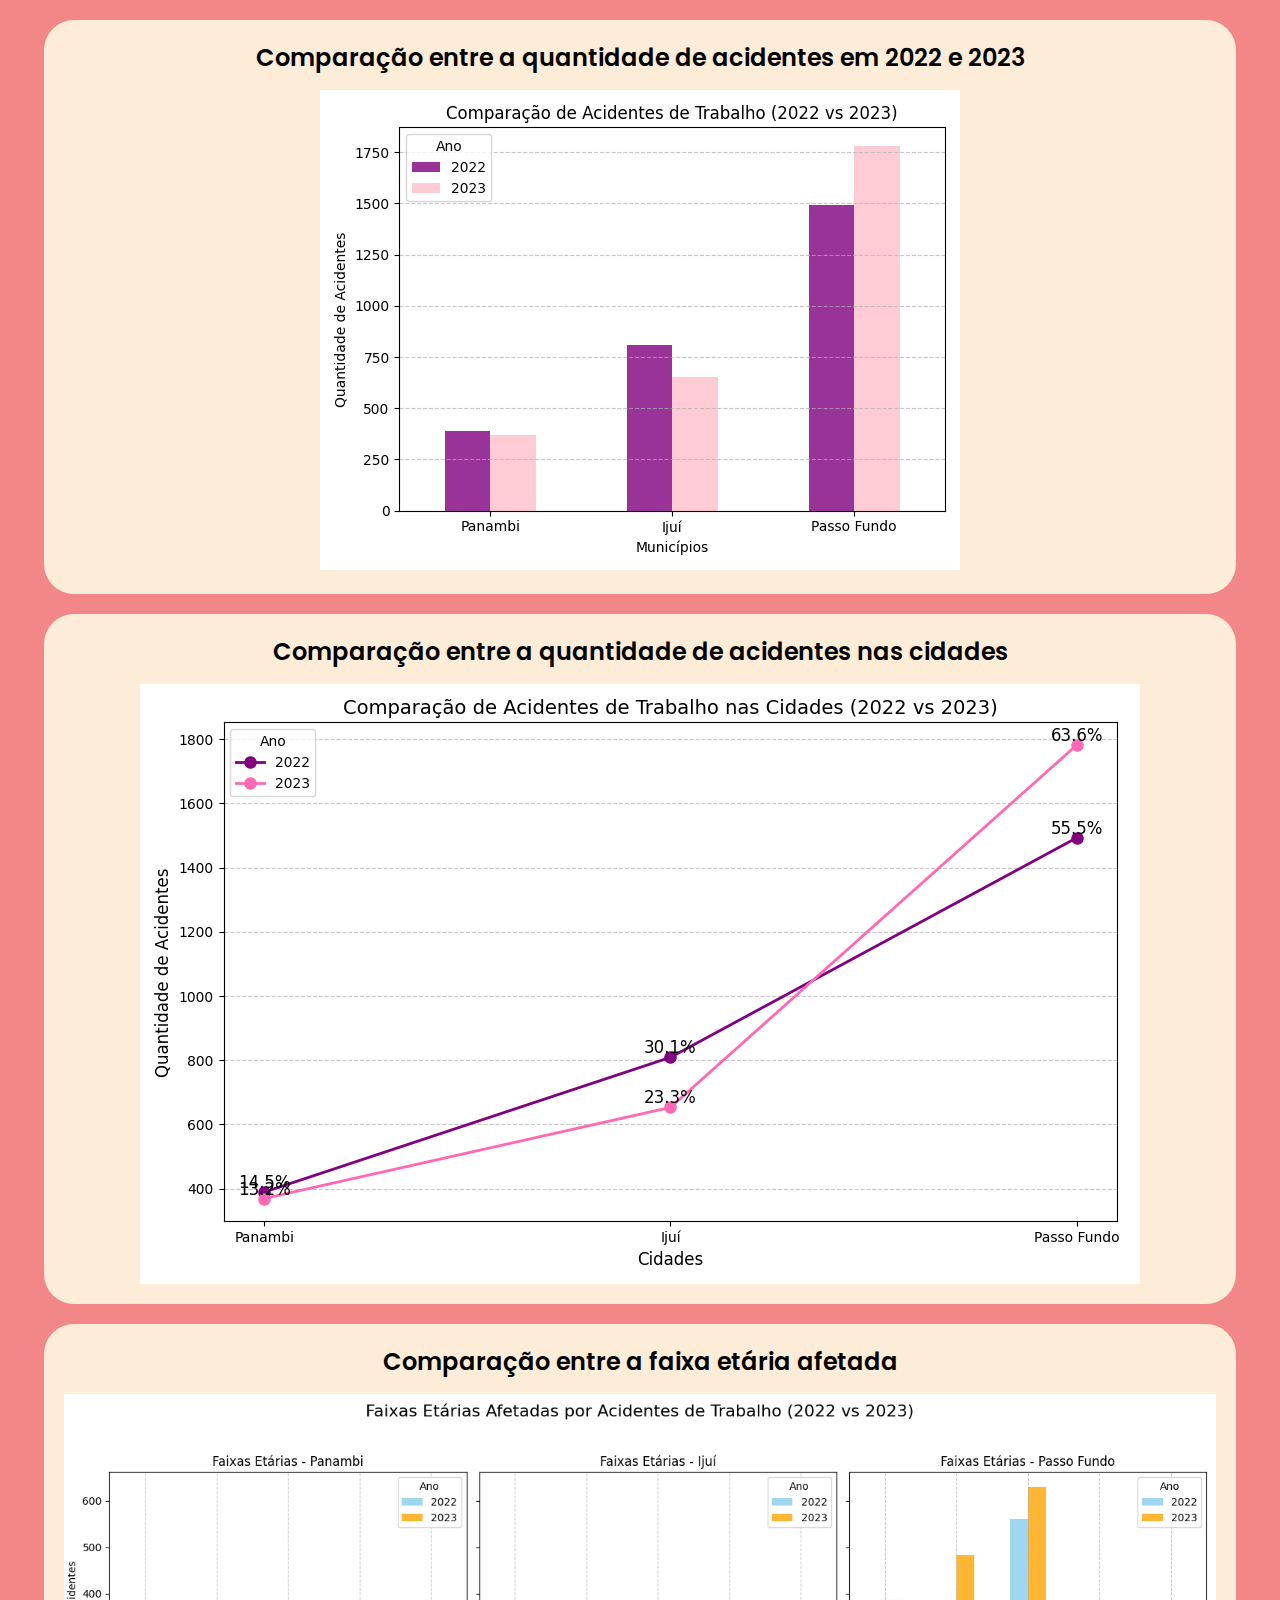
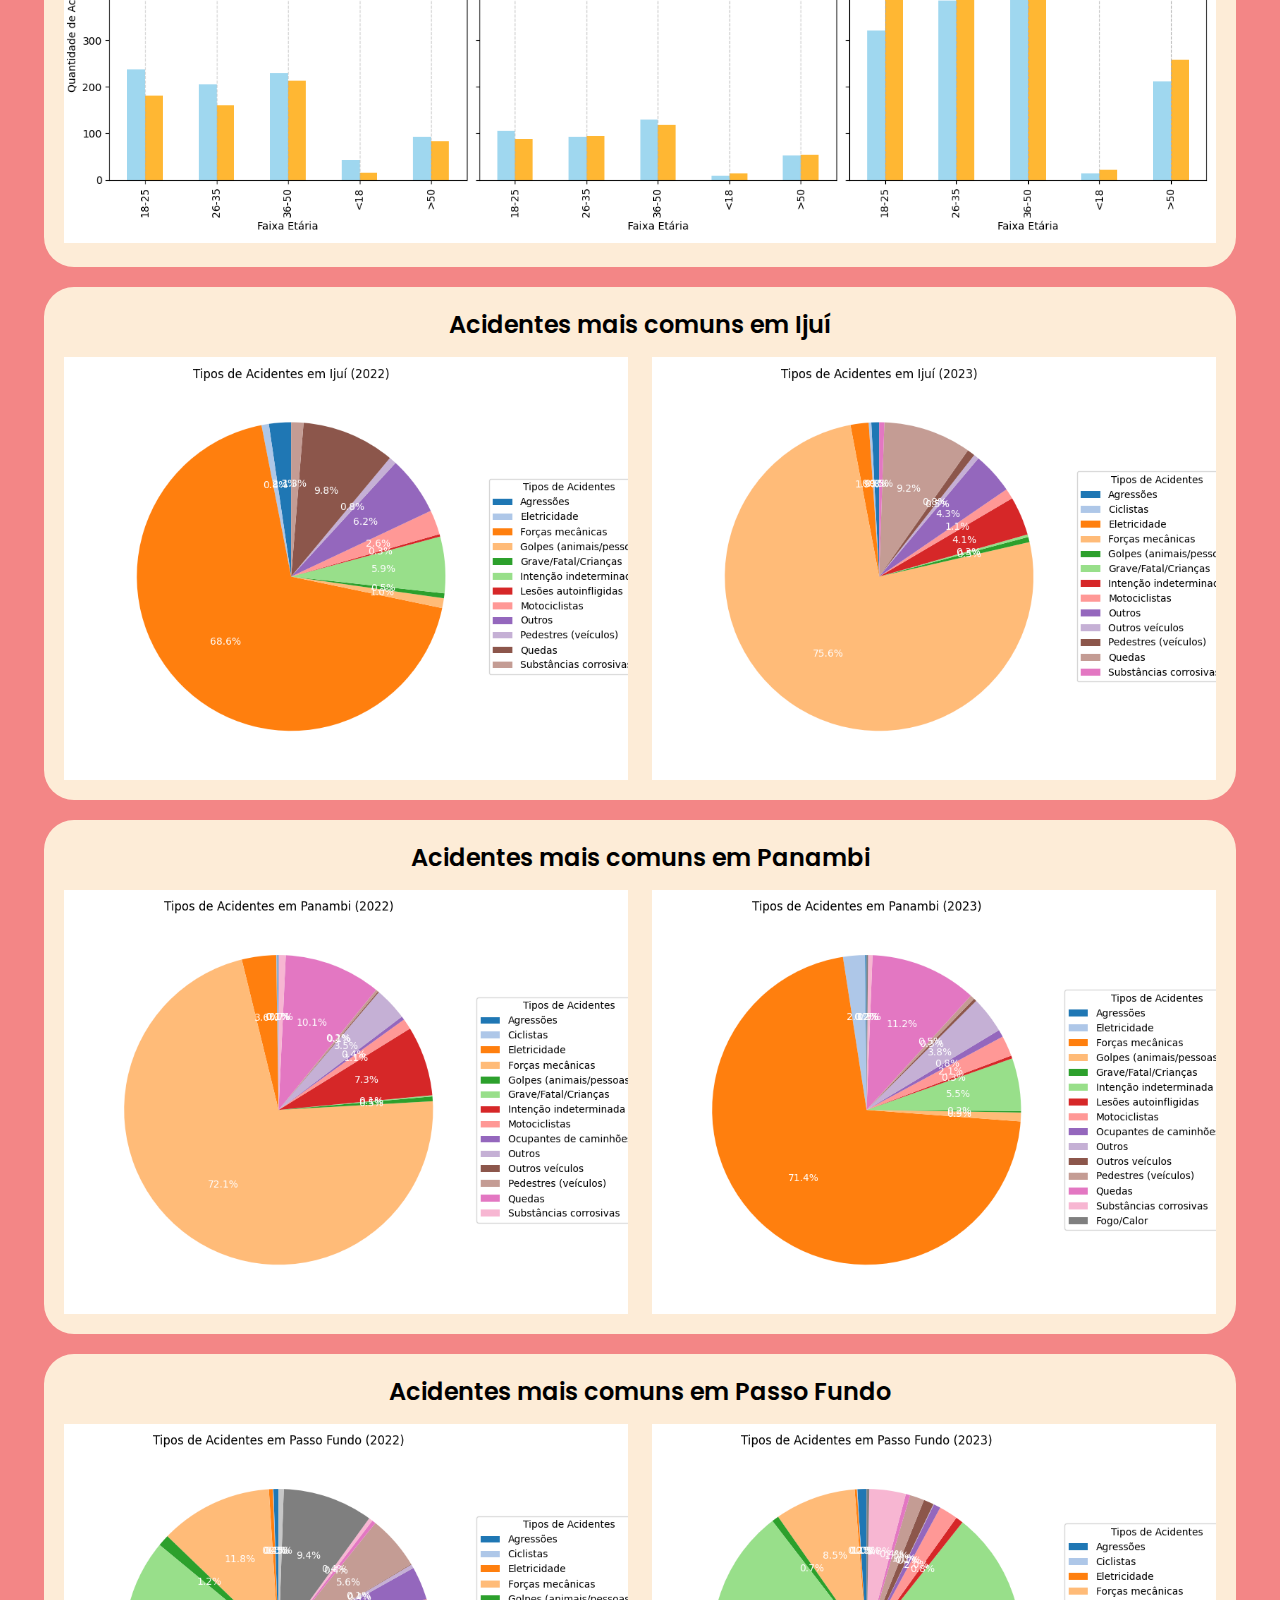
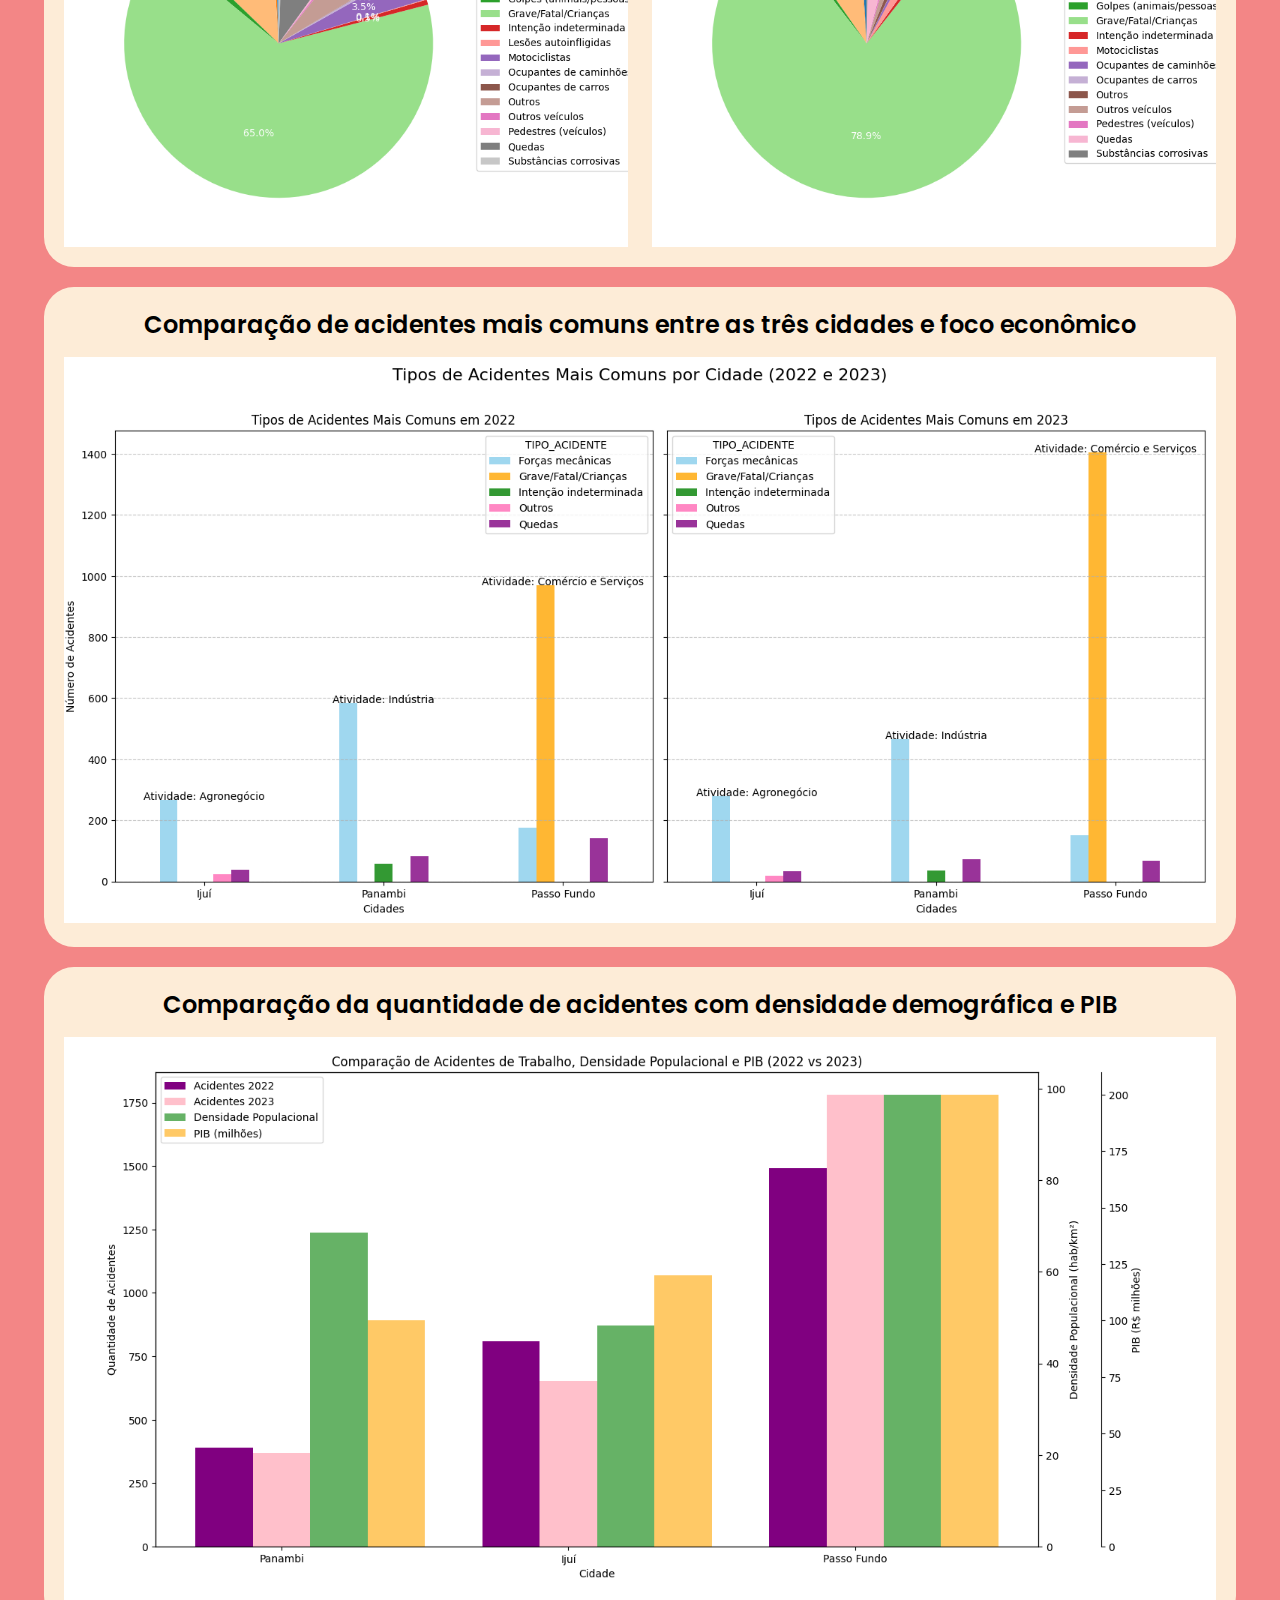
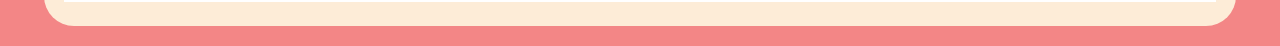
<file: display/index.html>
<!DOCTYPE html>
<html lang="en">
<head>
    <meta charset="UTF-8">
    <meta name="viewport" content="width=device-width, initial-scale=1.0">
    <link rel="stylesheet" href="./styles.css">
    <link rel="preconnect" href="https://fonts.googleapis.com">
    <link rel="preconnect" href="https://fonts.gstatic.com" crossorigin>
    <link href="https://fonts.googleapis.com/css2?family=Poppins:ital,wght@0,100;0,200;0,300;0,400;0,500;0,600;0,700;0,800;0,900;1,100;1,200;1,300;1,400;1,500;1,600;1,700;1,800;1,900&display=swap" rel="stylesheet">
    <title>Análise DataSUS</title>
</head>
<body>
    <div class="content">
        <div class="container">
            <span>Comparação entre a quantidade de acidentes em 2022 e 2023</span>
            <div class="qtd_ac">
                <img src="./assets/qtd_ac.png"/>
            </div>
        </div>
        <div class="container">
            <span>Comparação entre a quantidade de acidentes nas cidades</span>
            <div class="qtd_ac_comp">
                <img src="./assets/comp_qtd_acid.png"/>
            </div>
        </div>
        <div class="container">
            <span>Comparação entre a faixa etária afetada</span>
            <div class="faixa_etaria">
                <img src="./assets/faixa_etaria.png"/>
            </div>
        </div>
        <div class="container">
            <span>Acidentes mais comuns em Ijuí</span>
            <div class="acid_comuns">
                <img src="./assets/graficos_acidentes_Ijuí_2022.png"/>
                <img src="./assets/graficos_acidentes_Ijuí_2023.png"/>
            </div>
        </div>
        <div class="container">
            <span>Acidentes mais comuns em Panambi</span>
            <div class="acid_comuns">
                <img src="./assets/graficos_acidentes_Panambi_2022.png"/>
                <img src="./assets/graficos_acidentes_Panambi_2023.png"/>
            </div>
        </div>
        <div class="container">
            <span>Acidentes mais comuns em Passo Fundo</span>
            <div class="acid_comuns">
                <img src="./assets/graficos_acidentes_Passo Fundo_2022.png"/>
                <img src="./assets/graficos_acidentes_Passo Fundo_2023.png"/>
            </div>
        </div>
        <div class="container">
            <span>Comparação de acidentes mais comuns entre as três cidades e foco econômico</span>
            <div class="tipos_acid">
                <img src="./assets/tipos_acid_comuns.png"/>
            </div>
        </div>
        <div class="container">
            <span>Comparação da quantidade de acidentes com densidade demográfica e PIB</span>
            <div class="faixa_etaria">
                <img src="./assets/comp_den_acid_pib.png"/>
            </div>
        </div>
    </div>
</body>
</html>
</file>
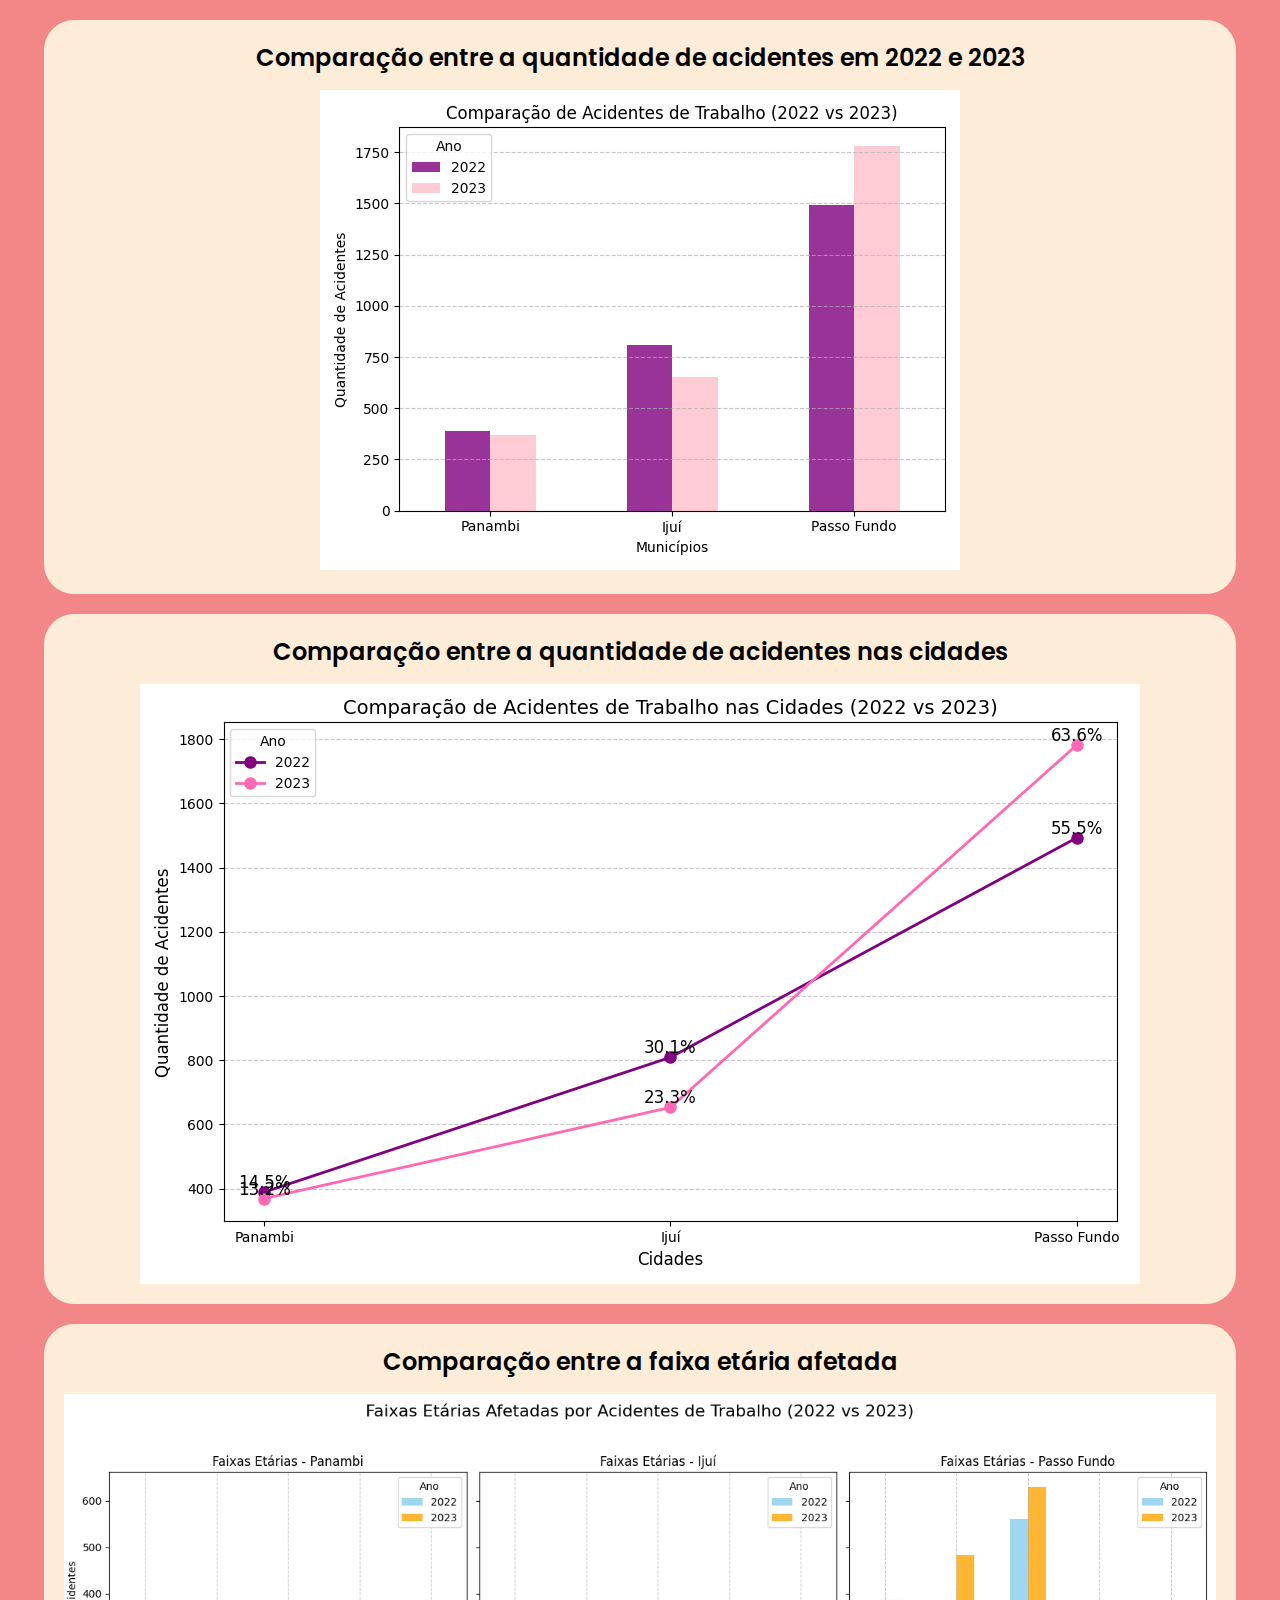
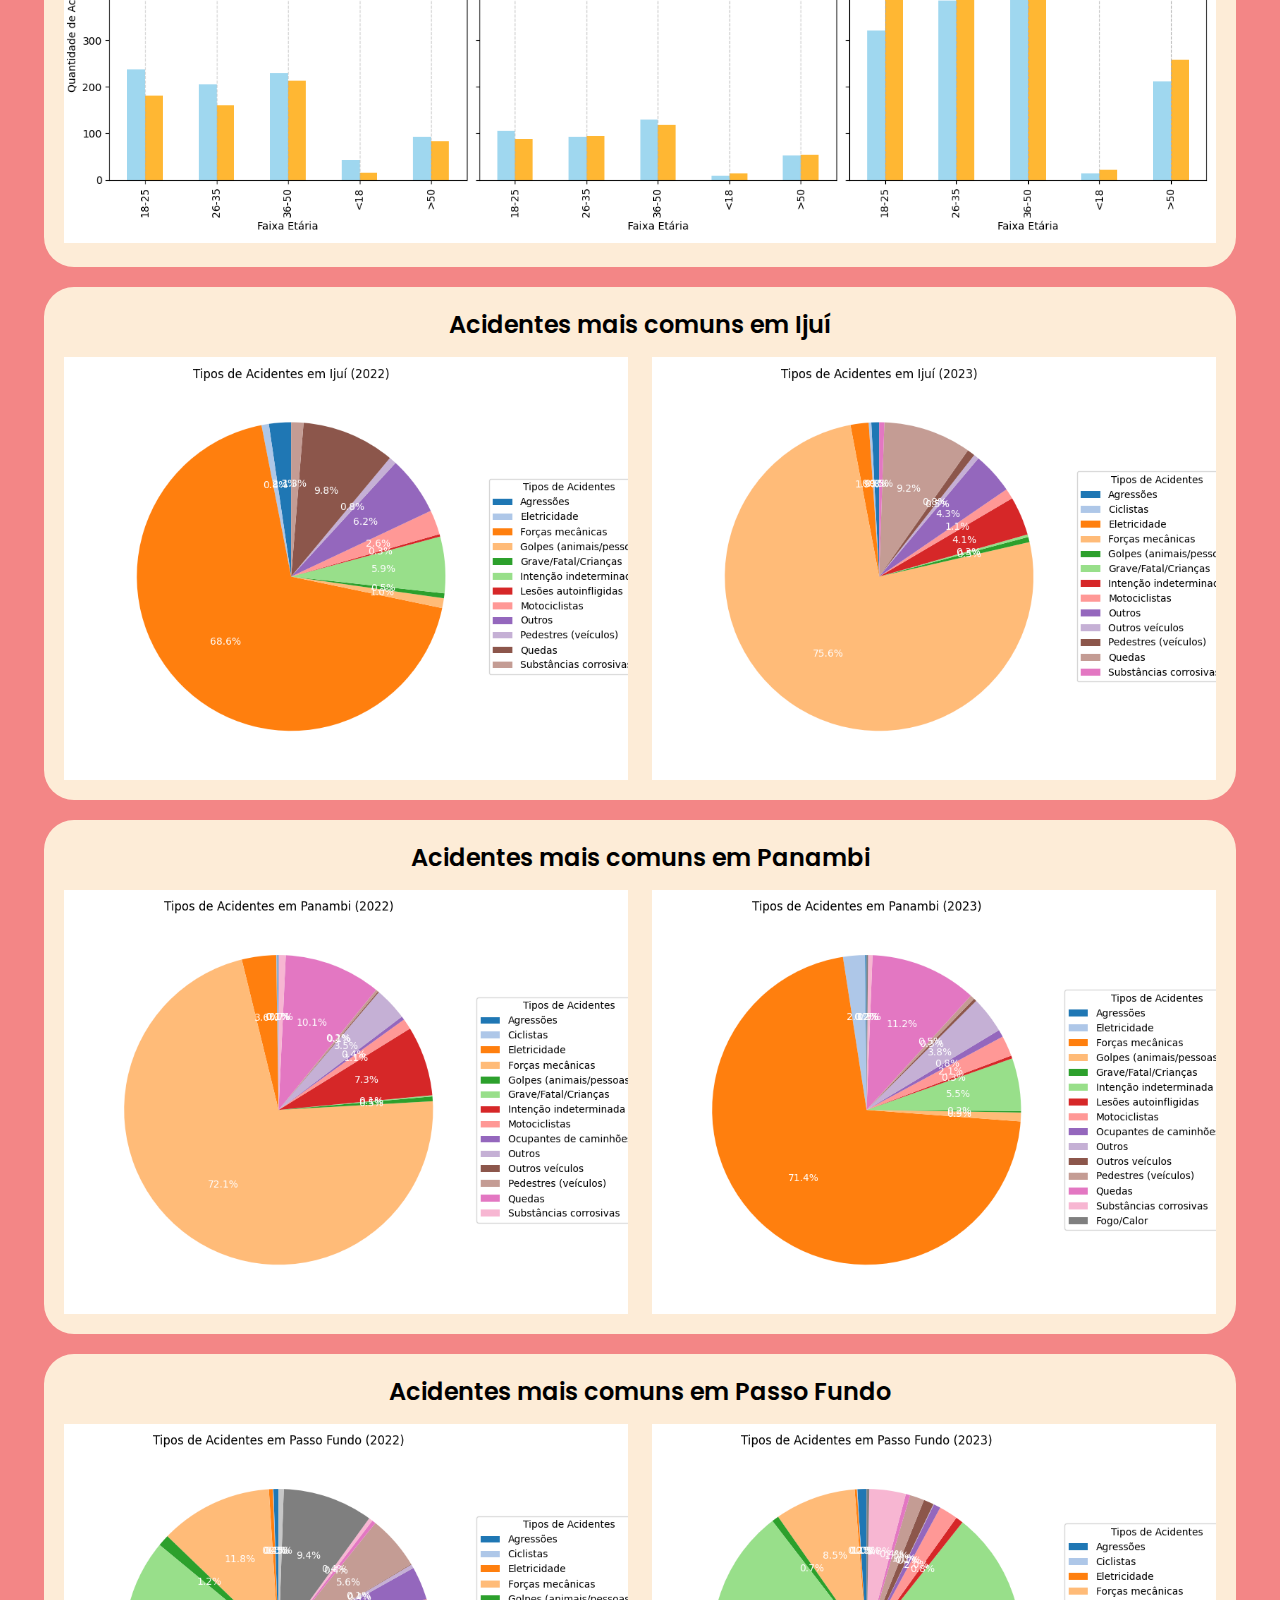
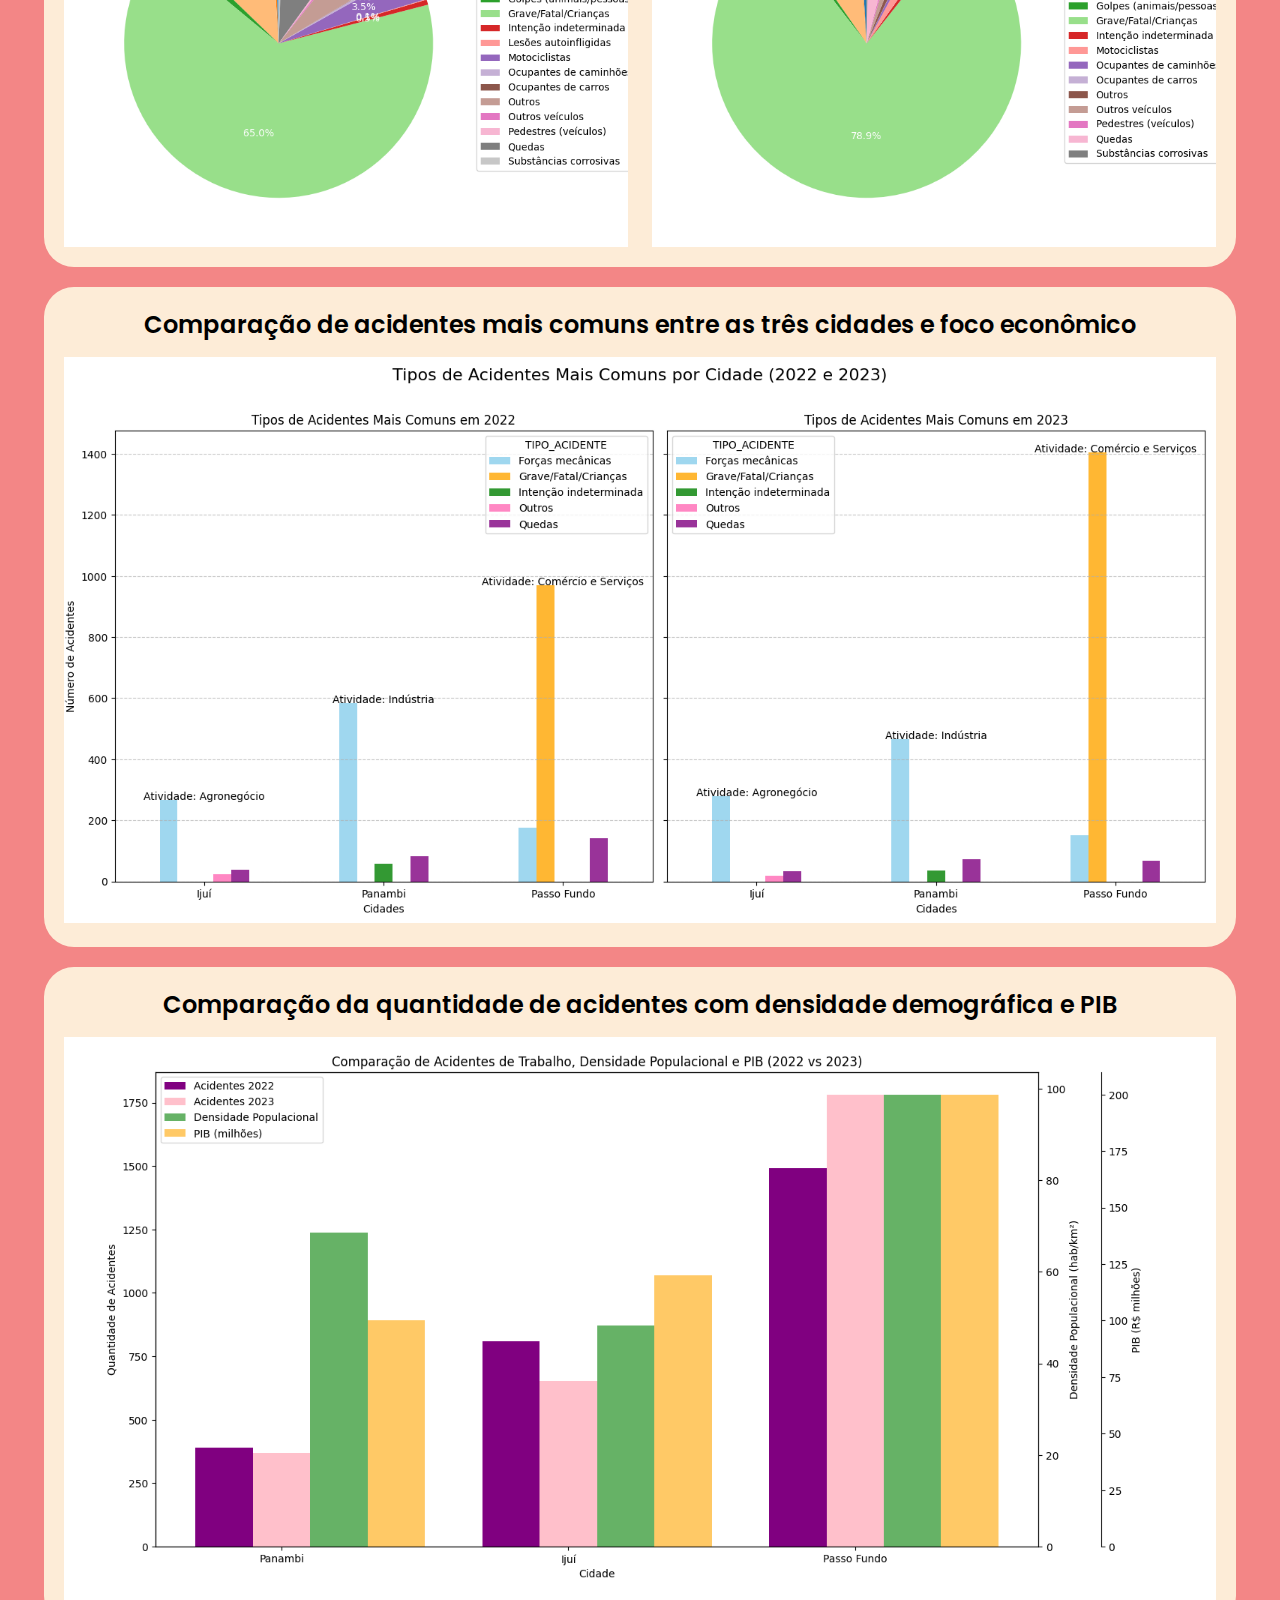
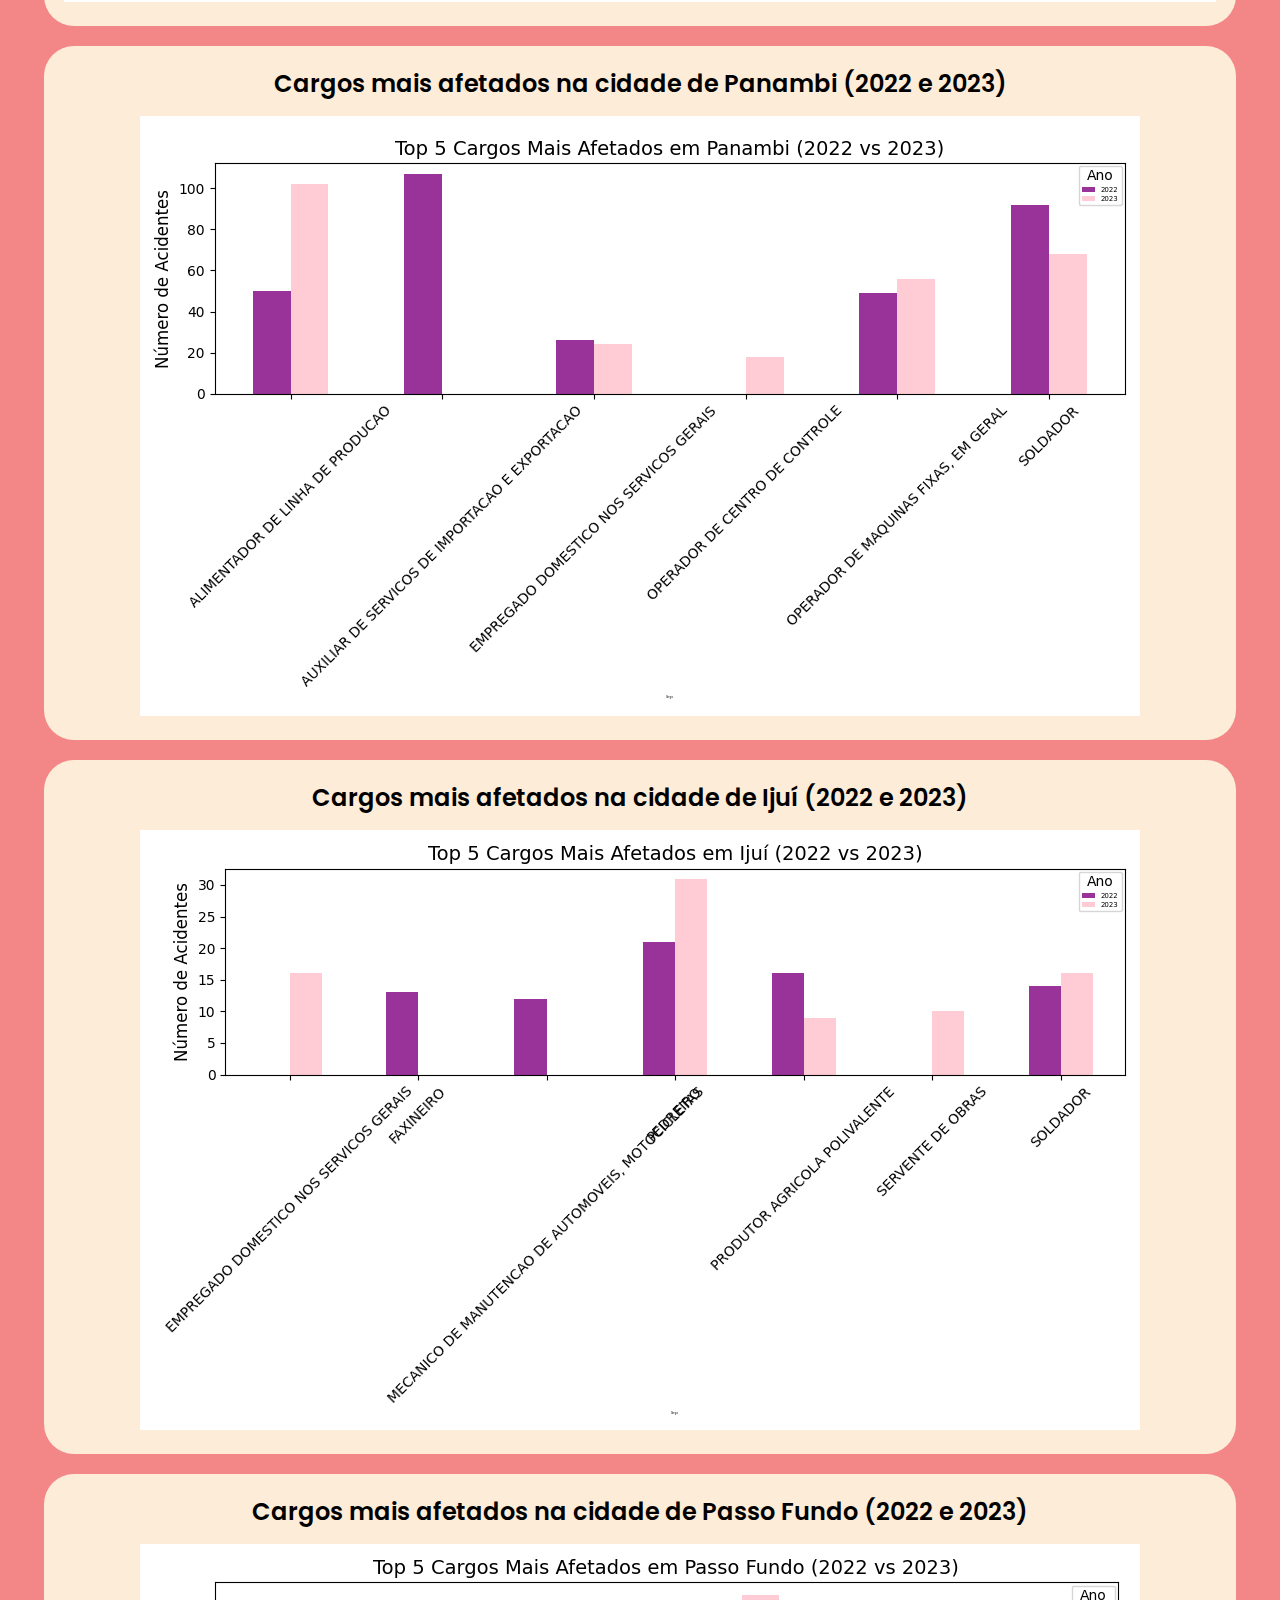
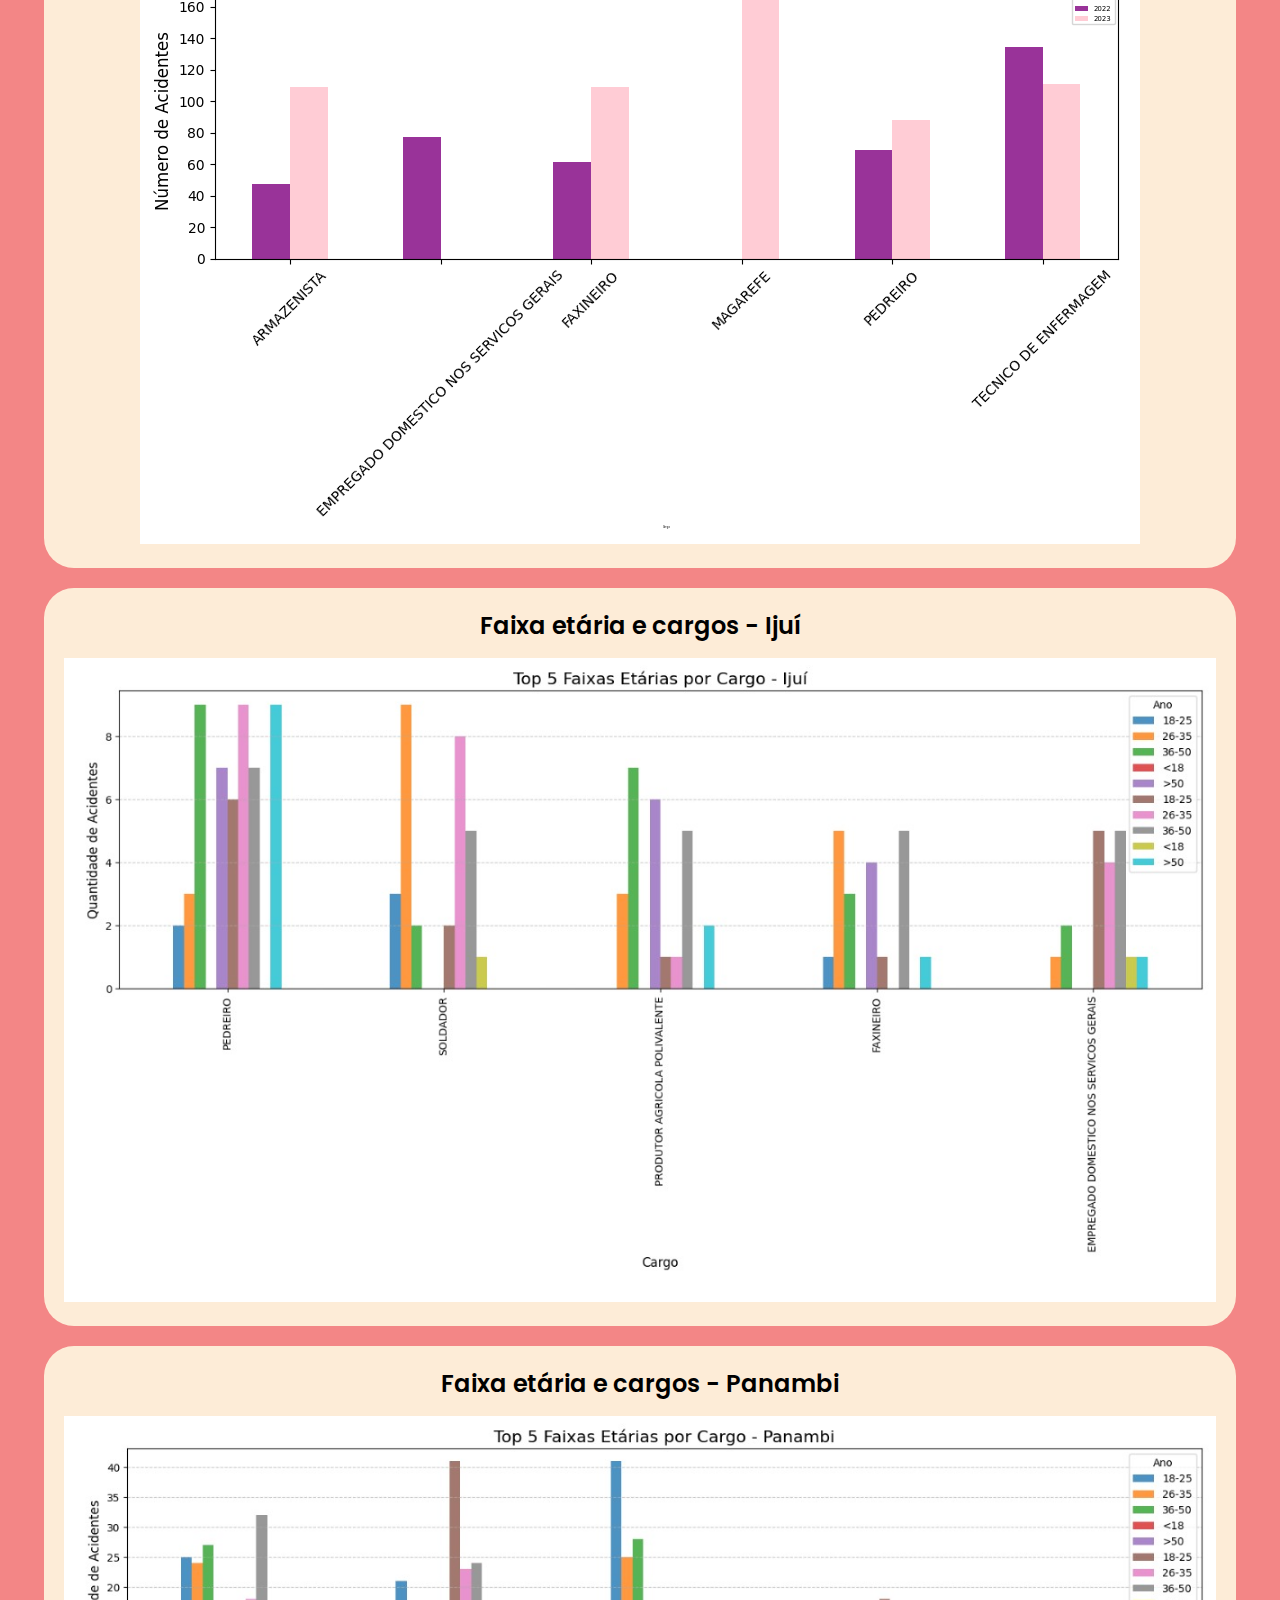
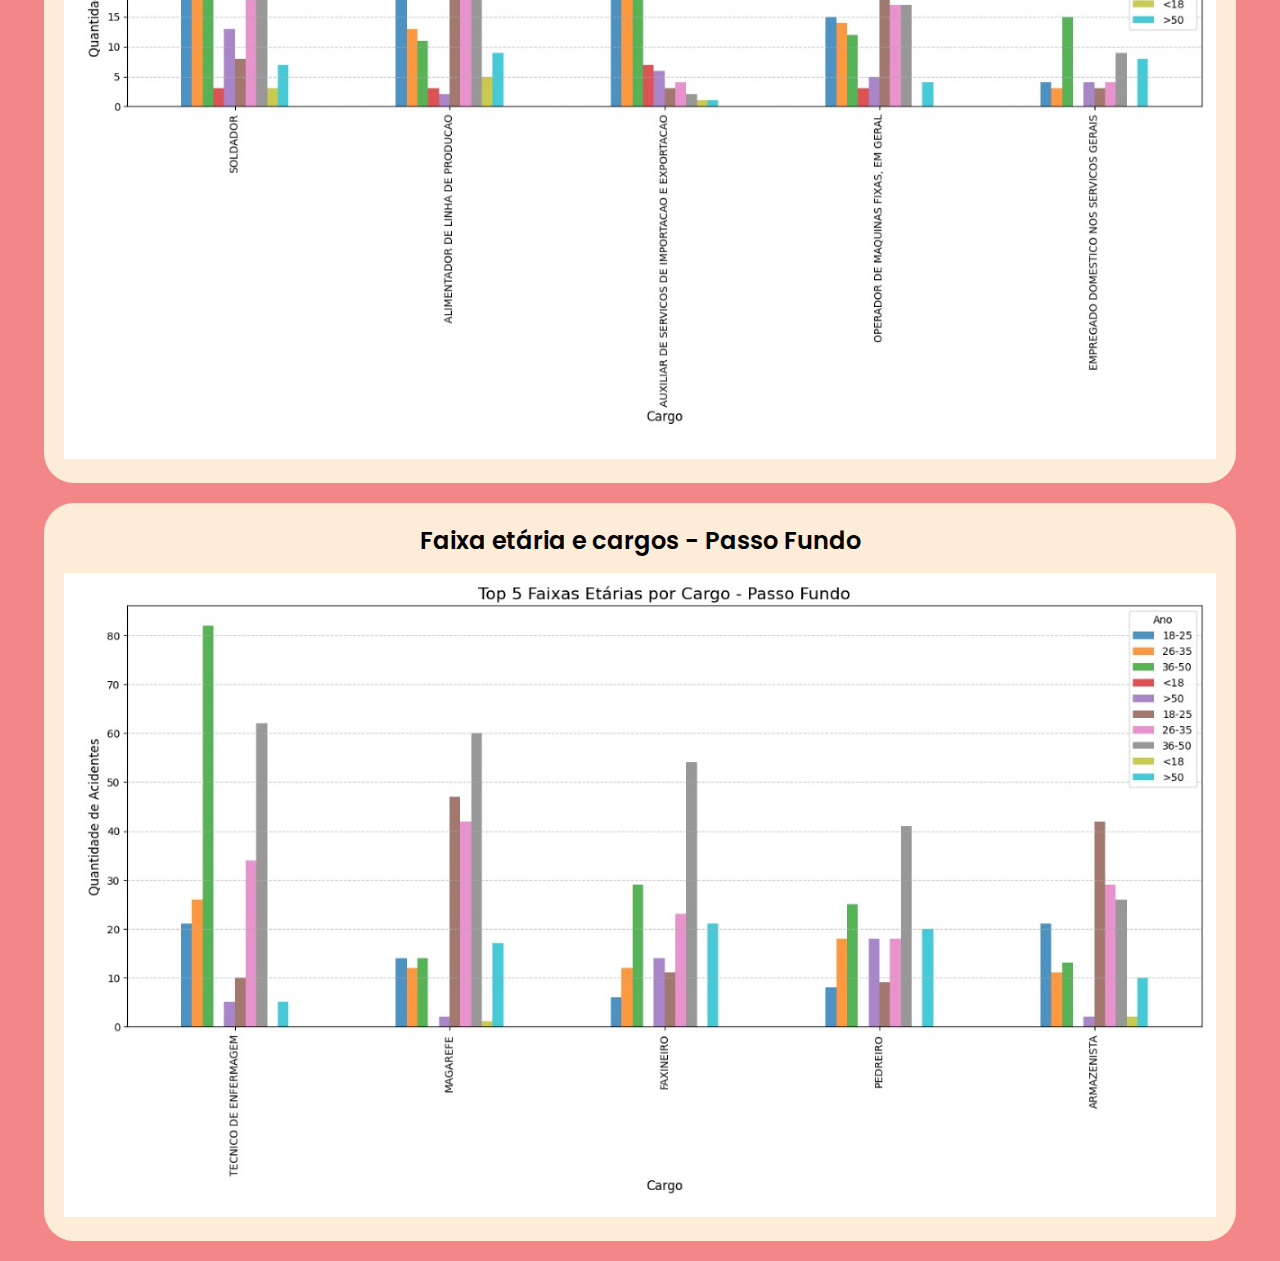
<file: display/display/index.html>
<!DOCTYPE html>
<html lang="en">
<head>
    <meta charset="UTF-8">
    <meta name="viewport" content="width=device-width, initial-scale=1.0">
    <link rel="stylesheet" href="./styles.css">
    <link rel="preconnect" href="https://fonts.googleapis.com">
    <link rel="preconnect" href="https://fonts.gstatic.com" crossorigin>
    <link href="https://fonts.googleapis.com/css2?family=Poppins:ital,wght@0,100;0,200;0,300;0,400;0,500;0,600;0,700;0,800;0,900;1,100;1,200;1,300;1,400;1,500;1,600;1,700;1,800;1,900&display=swap" rel="stylesheet">
    <title>Análise DataSUS</title>
</head>
<body>
    <div class="content">
        <div class="container">
            <span>Comparação entre a quantidade de acidentes em 2022 e 2023</span>
            <div class="qtd_ac">
                <img src="./assets/qtd_ac.png"/>
            </div>
        </div>
        <div class="container">
            <span>Comparação entre a quantidade de acidentes nas cidades</span>
            <div class="qtd_ac_comp">
                <img src="./assets/comp_qtd_acid.png"/>
            </div>
        </div>
        <div class="container">
            <span>Comparação entre a faixa etária afetada</span>
            <div class="faixa_etaria">
                <img src="./assets/faixa_etaria.png"/>
            </div>
        </div>
        <div class="container">
            <span>Acidentes mais comuns em Ijuí</span>
            <div class="acid_comuns">
                <img src="./assets/graficos_acidentes_Ijuí_2022.png"/>
                <img src="./assets/graficos_acidentes_Ijuí_2023.png"/>
            </div>
        </div>
        <div class="container">
            <span>Acidentes mais comuns em Panambi</span>
            <div class="acid_comuns">
                <img src="./assets/graficos_acidentes_Panambi_2022.png"/>
                <img src="./assets/graficos_acidentes_Panambi_2023.png"/>
            </div>
        </div>
        <div class="container">
            <span>Acidentes mais comuns em Passo Fundo</span>
            <div class="acid_comuns">
                <img src="./assets/graficos_acidentes_Passo Fundo_2022.png"/>
                <img src="./assets/graficos_acidentes_Passo Fundo_2023.png"/>
            </div>
        </div>
        <div class="container">
            <span>Comparação de acidentes mais comuns entre as três cidades e foco econômico</span>
            <div class="tipos_acid">
                <img src="./assets/tipos_acid_comuns.png"/>
            </div>
        </div>
        <div class="container">
            <span>Comparação da quantidade de acidentes com densidade demográfica e PIB</span>
            <div class="faixa_etaria">
                <img src="./assets/comp_den_acid_pib.png"/>
            </div>
        </div>
        <div class="container">
            <span>Cargos mais afetados na cidade de Panambi (2022 e 2023)</span>
            <div class="faixa_etaria">
                <img src="./assets/cargos_afetados_panambi.png"/>
            </div>
        </div>
        <div class="container">
            <span>Cargos mais afetados na cidade de Ijuí (2022 e 2023)</span>
            <div class="faixa_etaria">
                <img src="./assets/cargos_afetados_ijui.png"/>
            </div>
        </div>
        <div class="container">
            <span>Cargos mais afetados na cidade de Passo Fundo (2022 e 2023)</span>
            <div class="faixa_etaria">
                <img src="./assets/cargos_afetados_passofundo.png"/>
            </div>
        </div>
        <div class="container">
            <span>Faixa etária e cargos - Ijuí</span>
            <div class="faixa_etaria">
                <img src="./assets/faixa_etária_cargo_ijui.jfif"/>
            </div>
        </div>
        <div class="container">
            <span>Faixa etária e cargos - Panambi</span>
            <div class="faixa_etaria">
                <img src="./assets/faixa_etaria_cargp_panambi.jfif"/>
            </div>
        </div>
        <div class="container">
            <span>Faixa etária e cargos - Passo Fundo</span>
            <div class="faixa_etaria">
                <img src="./assets/faixa_etaria_cargo_passofundo.jfif"/>
            </div>
        </div>
    </div>
</body>
</html>
</file>
<file: display/styles.css>
body {
    padding: 0;
    margin: 20px 0;
    display: flex;
    flex-direction: column;
    align-items: center;
    background-color: #f38686;
}

.content {
    display: flex;
    flex-direction: column;
    align-items: center;
    gap: 20px;
}

.container {
    display: flex;
    flex-direction: column;
    align-items: center;
    width: 90%;
    background-color: #fdecd7;
    border-radius: 30px;
    padding: 20px;
    gap: 15px;
}

.container span {
    color: #000;
    font-size: 24px;
    font-weight: 600;
    font-family: 'Poppins', sans-serif;
}

.comparar_qtd {
    display: flex;
    flex-direction: row;
    align-items: center;
    gap: 10px;
}

.qtd_ac img {
    width: 100%;
}

.qtd_ac_comp {
    display: flex;
    flex-direction: row;
    justify-content: space-around;
}

.qtd_ac_comp img {
    width: 100%;
}

.faixa_etaria img {
    width: 100%;
}

.acid_comuns {
    display: flex;
    flex-direction: row;
    align-items: center;
    justify-content: space-between;
}

.acid_comuns img {
    width: 49%;
}

.tipos_acid img {
    width: 100%;
}
</file>
<file: display/display/styles.css>
body {
    padding: 0;
    margin: 20px 0;
    display: flex;
    flex-direction: column;
    align-items: center;
    background-color: #f38686;
}

.content {
    display: flex;
    flex-direction: column;
    align-items: center;
    gap: 20px;
}

.container {
    display: flex;
    flex-direction: column;
    align-items: center;
    width: 90%;
    background-color: #fdecd7;
    border-radius: 30px;
    padding: 20px;
    gap: 15px;
}

.container span {
    color: #000;
    font-size: 24px;
    font-weight: 600;
    font-family: 'Poppins', sans-serif;
}

.comparar_qtd {
    display: flex;
    flex-direction: row;
    align-items: center;
    gap: 10px;
}

.qtd_ac img {
    width: 100%;
}

.qtd_ac_comp {
    display: flex;
    flex-direction: row;
    justify-content: space-around;
}

.qtd_ac_comp img {
    width: 100%;
}

.faixa_etaria img {
    width: 100%;
}

.acid_comuns {
    display: flex;
    flex-direction: row;
    align-items: center;
    justify-content: space-between;
}

.acid_comuns img {
    width: 49%;
}

.tipos_acid img {
    width: 100%;
}
.cargos_afetado{
    display: flex;
    flex-direction: column;
    align-items: center;
    justify-content: space-between;
}
</file>
